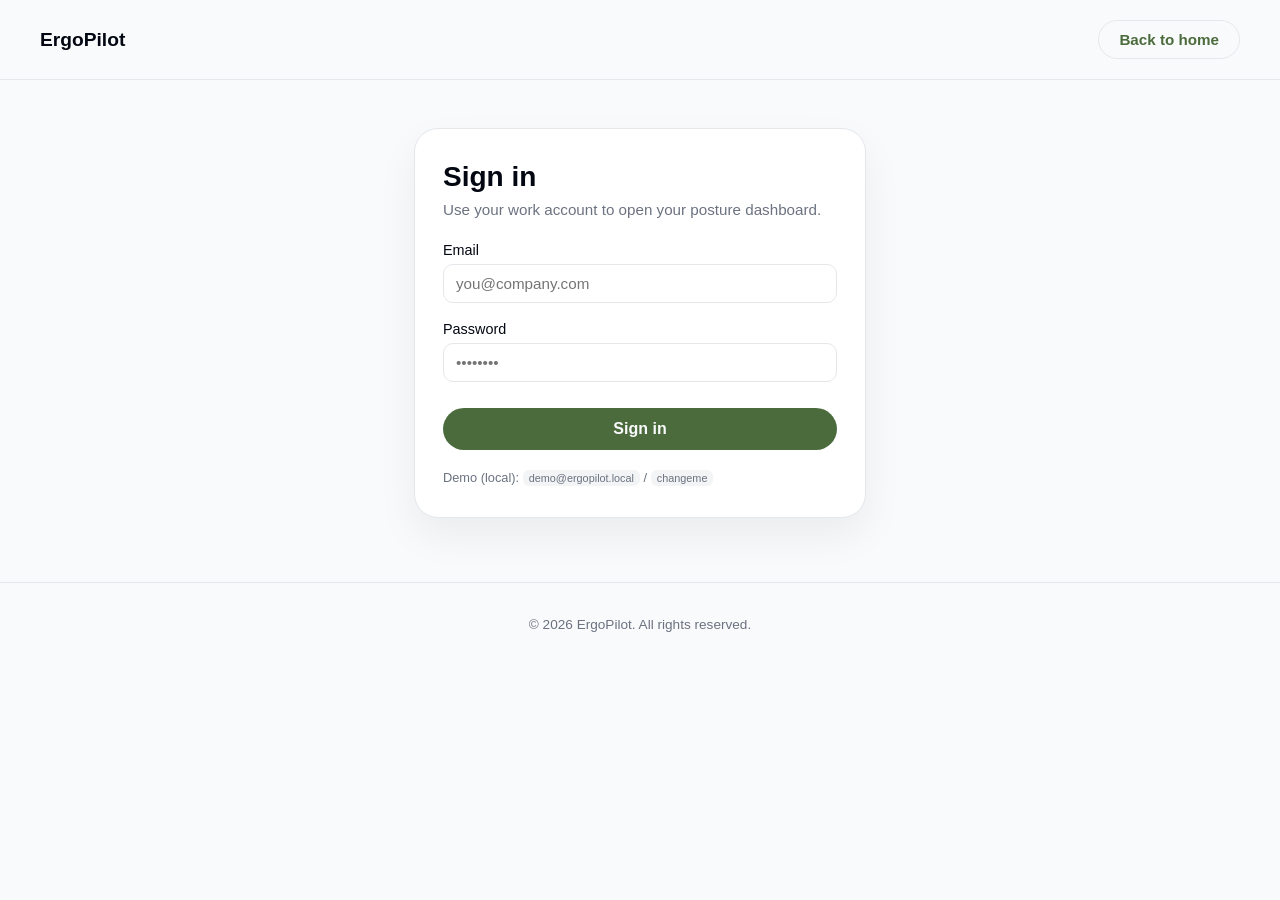
<file: frontend/dashboard.html>
<!doctype html>
<html lang="en">
  <head>
    <meta charset="UTF-8" />
    <meta name="viewport" content="width=device-width, initial-scale=1.0" />
    <title>ErgoPilot – Dashboard</title>
    <link rel="stylesheet" href="./styles.css" />
  </head>
  <body class="dashboard-body">
    <header class="landing-nav">
      <div class="landing-nav-left">
        <a href="./landing.html" class="landing-logo">ErgoPilot</a>
        <nav class="landing-nav-links" aria-label="Main">
        </nav>
      </div>
      <div class="landing-nav-cta">
        <button type="button" id="dashboard-sign-out" class="dashboard-sign-out-btn">
          Sign out
        </button>
      </div>
    </header>

    <main class="dashboard-shell">
      <header class="dashboard-header">
        <div class="dashboard-title-block">
          <h1 id="dashboard-welcome">Welcome</h1>
          <p id="dashboard-period-label">Posture insights for the past 7 days.</p>
        </div>
        <div class="dashboard-header-actions">
          <div class="dashboard-period">
            <label for="time-range-select">Time range</label>
            <select id="time-range-select">
              <option value="7">Past 7 days</option>
              <option value="30">Past 30 days</option>
              <option value="90">Past 90 days</option>
            </select>
            <a href="./index.html" class="dashboard-start-btn">Start New Recording Session</a>
          </div>
        </div>
      </header>

      <section class="dashboard-metrics">
        <article class="metric-card" id="rula-card">
          <h2>Average RULA Score</h2>
          <div class="metric-card-value" id="rula-average">3.46</div>
          <p>
            Placeholder description for what this score means and how to interpret
            it for overall posture quality.
          </p>
        </article>
        <article class="metric-card" id="reba-card">
          <h2>Average REBA Score</h2>
          <div class="metric-card-value" id="reba-average">6.28</div>
          <p>
            Placeholder description for what this score means and whether posture
            may require closer review or adjustment.
          </p>
        </article>
      </section>

      <section class="dashboard-main-grid">
        <article class="dashboard-section">
          <h2>Areas for Improvement</h2>
          <p>
            Use this space to summarize common posture issues detected across
            sessions, such as frequent forward flexion or twisting during lifts.
          </p>
          <p>
            In a future version, this section can be powered by an LLM that
            reviews clips and generates a short, worker-friendly summary of what to
            focus on.
          </p>
        </article>

        <aside class="dashboard-section">
          <h2>Recent Risk Clips</h2>
          <p>
            A scrollable gallery of video clips where posture was flagged as
            higher risk will appear here.
          </p>
          <div class="dashboard-clips-placeholder">
            &lt;Scrollable videos here – connect to recorded risk clips from the
            recording page.&gt;
          </div>
        </aside>
      </section>
    </main>

    <script src="./auth.js"></script>
    <script>
      (function () {
        var auth = window.ErgoPilotAuth;
        if (!auth.getAccessToken()) {
          auth.redirectToSignIn("dashboard.html");
          return;
        }

        var welcomeEl = document.getElementById("dashboard-welcome");
        var signOutBtn = document.getElementById("dashboard-sign-out");
        var base = auth.getApiBaseUrl();

        function loadProfile() {
          return fetch(base + "/api/auth/me", {
            headers: Object.assign({ Accept: "application/json" }, auth.authHeaders())
          }).then(function (res) {
            if (res.status === 401) {
              auth.clearSession();
              auth.redirectToSignIn("dashboard.html");
              return null;
            }
            if (!res.ok) {
              welcomeEl.textContent = "Welcome";
              return null;
            }
            return res.json();
          });
        }

        loadProfile()
          .then(function (user) {
            if (user && user.display_name) {
              welcomeEl.textContent = "Welcome, " + user.display_name;
            } else if (user && user.email) {
              welcomeEl.textContent = "Welcome, " + user.email;
            }
          })
          .catch(function () {
            welcomeEl.textContent = "Welcome";
          });

        signOutBtn.addEventListener("click", function () {
          auth.clearSession();
          window.location.href = "./signin.html";
        });

        var select = document.getElementById("time-range-select");
        var label = document.getElementById("dashboard-period-label");
        var rula = document.getElementById("rula-average");
        var reba = document.getElementById("reba-average");

        var presets = {
          "7": { label: "past 7 days", rula: "3.46", reba: "6.28" },
          "30": { label: "past 30 days", rula: "3.62", reba: "6.01" },
          "90": { label: "past 90 days", rula: "3.80", reba: "5.74" }
        };

        function updateForRange(value) {
          var preset = presets[value] || presets["7"];
          label.textContent = "Posture insights for the " + preset.label + ".";
          rula.textContent = preset.rula;
          reba.textContent = preset.reba;
        }

        select.addEventListener("change", function () {
          updateForRange(select.value);
        });

        updateForRange(select.value);
      })();
    </script>
  </body>
</html>
</file>
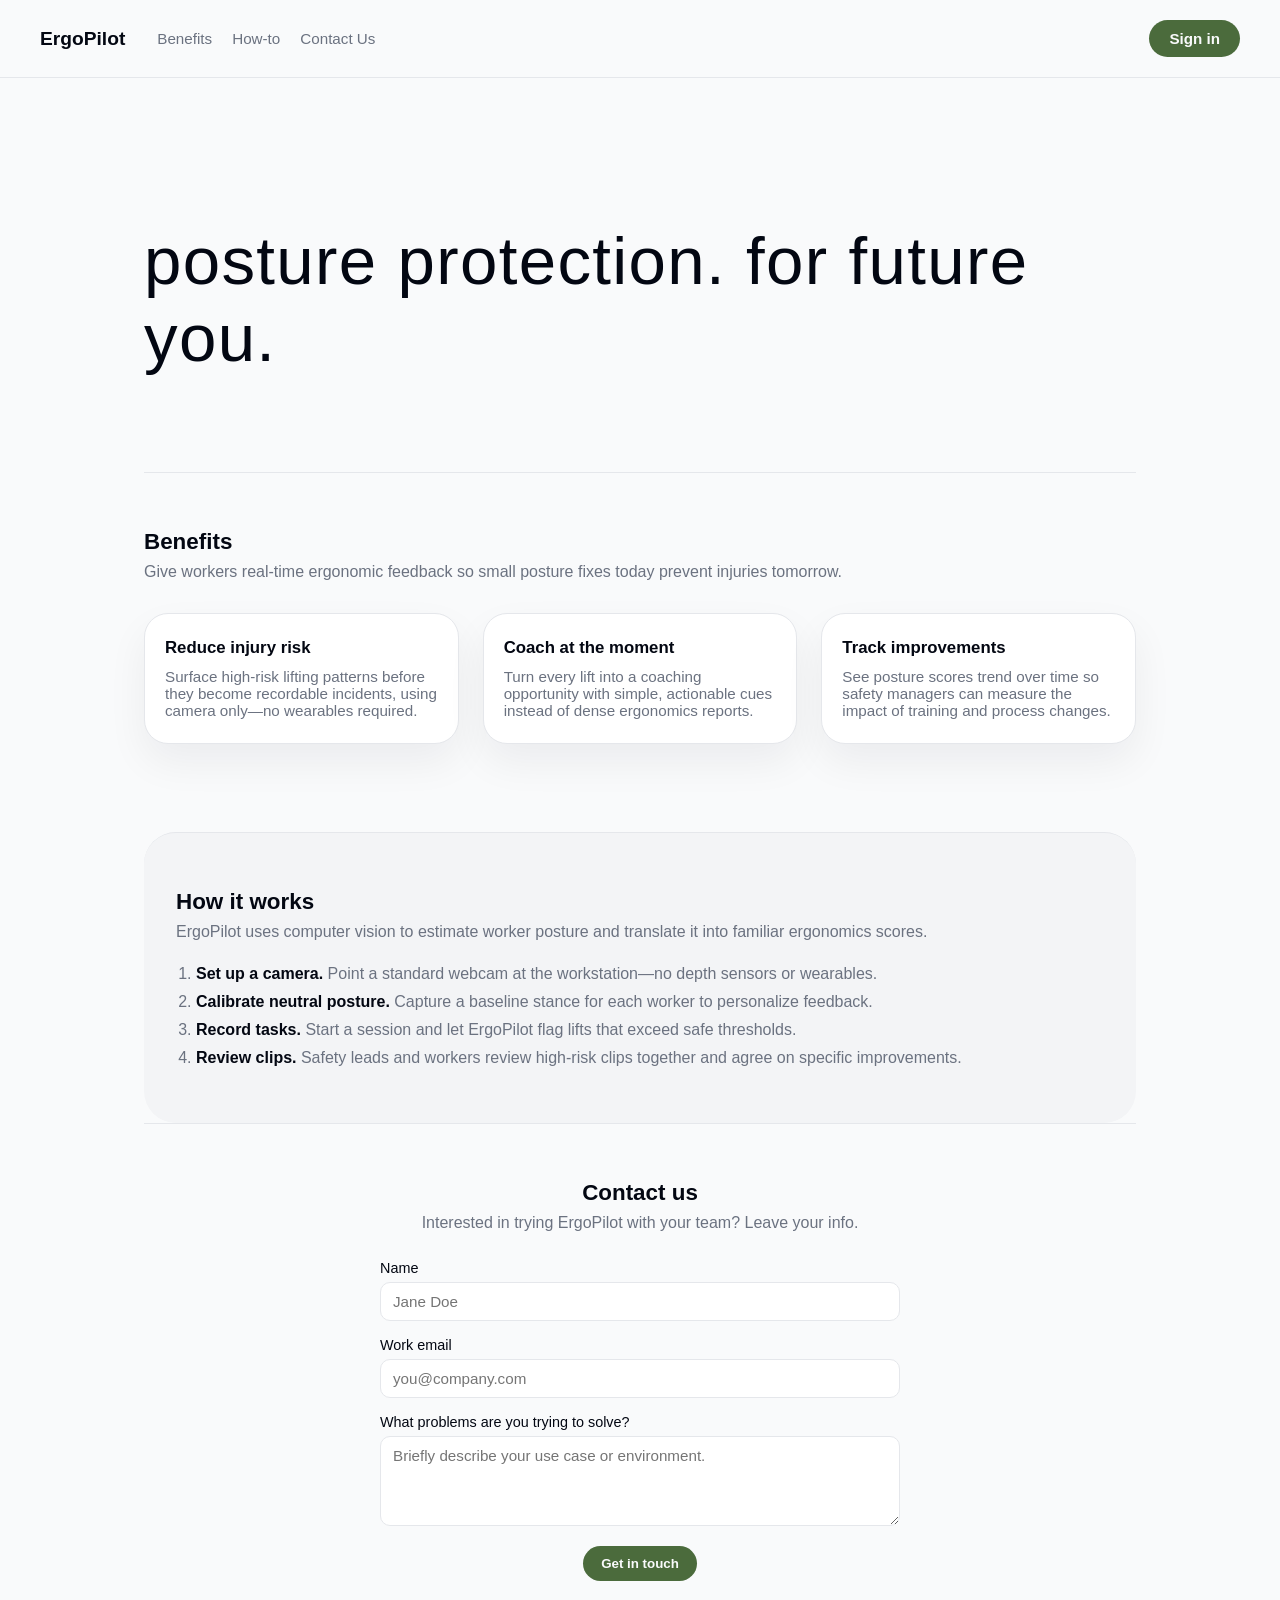
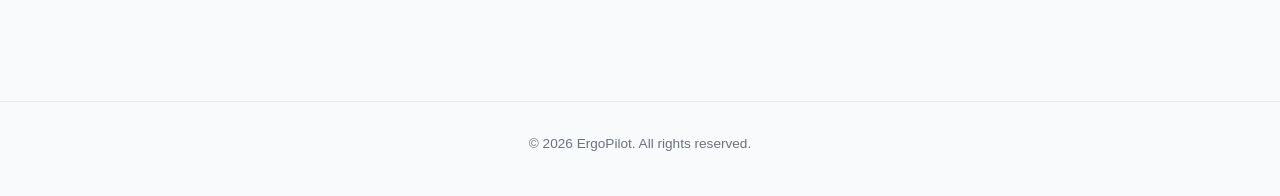
<file: frontend/landing.html>
<!doctype html>
<html lang="en" id="top">
  <head>
    <meta charset="UTF-8" />
    <meta name="viewport" content="width=device-width, initial-scale=1.0" />
    <title>ErgoPilot – Posture Protection</title>
    <link rel="stylesheet" href="./styles.css" />
  </head>
  <body class="landing-body">
    <header class="landing-nav">
      <div class="landing-nav-left">
        <a href="#top" class="landing-logo">ErgoPilot</a>
        <nav class="landing-nav-links">
          <a href="#benefits">Benefits</a>
          <a href="#how-to">How-to</a>
          <a href="#contact">Contact Us</a>
        </nav>
      </div>
      <div class="landing-nav-cta">
        <a id="landing-auth-link" href="./signin.html" class="landing-signin-btn">Sign in</a>
      </div>
    </header>

    <main class="landing-main">
      <section class="landing-hero">
        <p class="landing-tagline">posture protection. for future you.</p>
      </section>

      <section id="benefits" class="landing-section">
        <header class="landing-section-header">
          <h2>Benefits</h2>
          <p>
            Give workers real-time ergonomic feedback so small posture fixes today prevent injuries tomorrow.
          </p>
        </header>
        <div class="landing-card-grid">
          <article class="landing-card">
            <h3>Reduce injury risk</h3>
            <p>
              Surface high‑risk lifting patterns before they become recordable
              incidents, using camera only—no wearables required.
            </p>
          </article>
          <article class="landing-card">
            <h3>Coach at the moment</h3>
            <p>
              Turn every lift into a coaching opportunity with simple, actionable
              cues instead of dense ergonomics reports.
            </p>
          </article>
          <article class="landing-card">
            <h3>Track improvements</h3>
            <p>
              See posture scores trend over time so safety managers can measure the
              impact of training and process changes.
            </p>
          </article>
        </div>
      </section>

      <section id="how-to" class="landing-section landing-section-alt">
        <header class="landing-section-header">
          <h2>How it works</h2>
          <p>
            ErgoPilot uses computer vision to estimate worker posture and translate it into familiar ergonomics scores.
          </p>
        </header>
        <ol class="landing-steps">
          <li>
            <strong>Set up a camera.</strong>
            Point a standard webcam at the workstation—no depth sensors or wearables.
          </li>
          <li>
            <strong>Calibrate neutral posture.</strong>
            Capture a baseline stance for each worker to personalize feedback.
          </li>
          <li>
            <strong>Record tasks.</strong>
            Start a session and let ErgoPilot flag lifts that exceed safe thresholds.
          </li>
          <li>
            <strong>Review clips.</strong>
            Safety leads and workers review high‑risk clips together and agree on
            specific improvements.
          </li>
        </ol>
      </section>

      <section id="contact" class="landing-section">
        <header class="landing-section-header">
          <h2>Contact us</h2>
          <p>Interested in trying ErgoPilot with your team? Leave your info.</p>
        </header>
        <form class="landing-contact-form">
          <div class="landing-field">
            <label for="contact-name">Name</label>
            <input id="contact-name" type="text" placeholder="Jane Doe" />
          </div>
          <div class="landing-field">
            <label for="contact-email">Work email</label>
            <input id="contact-email" type="email" placeholder="you@company.com" />
          </div>
          <div class="landing-field">
            <label for="contact-message">What problems are you trying to solve?</label>
            <textarea
              id="contact-message"
              rows="4"
              placeholder="Briefly describe your use case or environment."
            ></textarea>
          </div>
          <button type="submit" class="landing-primary-btn">Get in touch</button>
        </form>
      </section>
    </main>

    <footer class="landing-footer">
      <p>© <span id="landing-year"></span> ErgoPilot. All rights reserved.</p>
    </footer>

    <script src="./auth.js"></script>
    <script>
      // Set current year in footer
      document.getElementById("landing-year").textContent = new Date().getFullYear();

      // Swap nav CTA when a user already has a session token.
      (function () {
        var auth = window.ErgoPilotAuth;
        var cta = document.getElementById("landing-auth-link");
        if (!auth || !cta) return;
        if (auth.getAccessToken()) {
          cta.textContent = "Dashboard";
          cta.setAttribute("href", "./dashboard.html");
        }
      })();
    </script>
  </body>
</html>
</file>
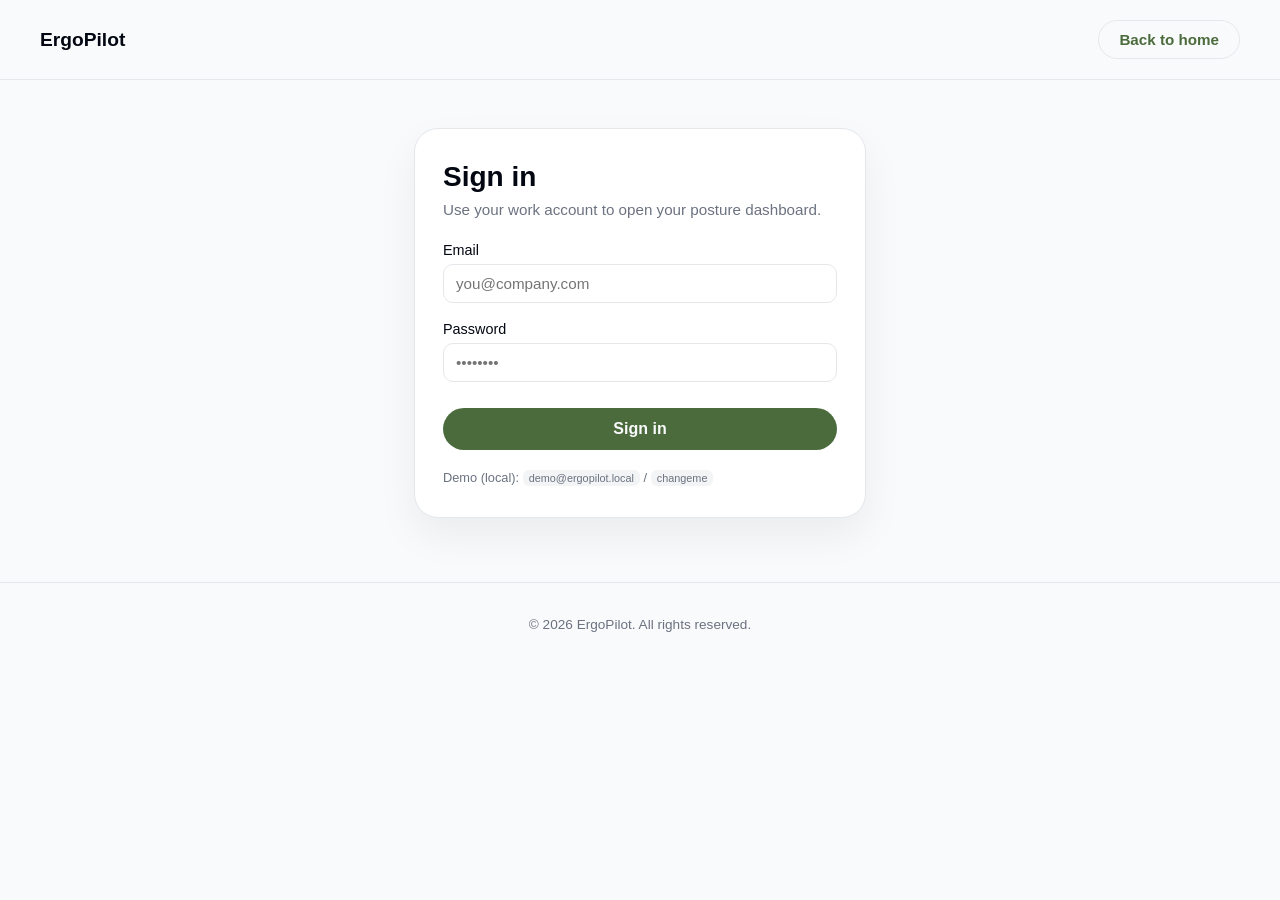
<file: frontend/signin.html>
<!doctype html>
<html lang="en">
  <head>
    <meta charset="UTF-8" />
    <meta name="viewport" content="width=device-width, initial-scale=1.0" />
    <title>ErgoPilot – Sign in</title>
    <link rel="stylesheet" href="./styles.css" />
  </head>
  <body class="landing-body">
    <header class="landing-nav">
      <div class="landing-nav-left">
        <a href="./landing.html" class="landing-logo">ErgoPilot</a>
        <nav class="landing-nav-links">
        </nav>
      </div>
      <div class="landing-nav-cta">
        <span class="nav-current" aria-current="page"></span>
        <a href="./landing.html" class="landing-signin-btn landing-signin-btn--ghost">Back to home</a>
      </div>
    </header>

    <main class="signin-main">
      <section class="signin-card" aria-labelledby="signin-heading">
        <h1 id="signin-heading">Sign in</h1>
        <p class="signin-lead">Use your work account to open your posture dashboard.</p>

        <form id="signin-form" class="signin-form" novalidate>
          <div class="signin-field">
            <label for="signin-email">Email</label>
            <input
              id="signin-email"
              name="email"
              type="email"
              autocomplete="username"
              required
              placeholder="you@company.com"
            />
            <p id="signin-email-error" class="signin-field-error" role="alert" hidden></p>
          </div>
          <div class="signin-field">
            <label for="signin-password">Password</label>
            <input
              id="signin-password"
              name="password"
              type="password"
              autocomplete="current-password"
              required
              minlength="8"
              maxlength="256"
              placeholder="••••••••"
            />
            <p id="signin-password-error" class="signin-field-error" role="alert" hidden></p>
          </div>
          <p id="signin-form-error" class="signin-banner-error" role="alert" hidden></p>
          <button type="submit" id="signin-submit" class="signin-submit">Sign in</button>
        </form>

        <p class="signin-hint">
          Demo (local): <code>demo@ergopilot.local</code> / <code>changeme</code>
        </p>
      </section>
    </main>

    <footer class="landing-footer">
      <p>© <span id="signin-year"></span> ErgoPilot. All rights reserved.</p>
    </footer>

    <script src="./auth.js"></script>
    <script>
      (function () {
        if (window.ErgoPilotAuth && window.ErgoPilotAuth.getAccessToken()) {
          window.location.replace("./dashboard.html");
          return;
        }

        document.getElementById("signin-year").textContent = new Date().getFullYear();

        var form = document.getElementById("signin-form");
        var emailEl = document.getElementById("signin-email");
        var passwordEl = document.getElementById("signin-password");
        var submitBtn = document.getElementById("signin-submit");
        var formError = document.getElementById("signin-form-error");
        var emailError = document.getElementById("signin-email-error");
        var passwordError = document.getElementById("signin-password-error");

        function clearErrors() {
          formError.hidden = true;
          formError.textContent = "";
          emailError.hidden = true;
          emailError.textContent = "";
          passwordError.hidden = true;
          passwordError.textContent = "";
          emailEl.removeAttribute("aria-invalid");
          passwordEl.removeAttribute("aria-invalid");
        }

        function setLoading(loading) {
          submitBtn.disabled = loading;
          submitBtn.setAttribute("aria-busy", loading ? "true" : "false");
          submitBtn.textContent = loading ? "Signing in…" : "Sign in";
        }

        function validateClient() {
          clearErrors();
          var ok = true;
          var email = emailEl.value.trim();
          if (!email) {
            emailError.textContent = "Enter your email.";
            emailError.hidden = false;
            emailEl.setAttribute("aria-invalid", "true");
            ok = false;
          } else if (!emailEl.validity.valid) {
            emailError.textContent = "Enter a valid email address.";
            emailError.hidden = false;
            emailEl.setAttribute("aria-invalid", "true");
            ok = false;
          }
          var pw = passwordEl.value;
          if (!pw) {
            passwordError.textContent = "Enter your password.";
            passwordError.hidden = false;
            passwordEl.setAttribute("aria-invalid", "true");
            ok = false;
          } else if (pw.length < 8) {
            passwordError.textContent = "Password must be at least 8 characters.";
            passwordError.hidden = false;
            passwordEl.setAttribute("aria-invalid", "true");
            ok = false;
          }
          return ok;
        }

        var params = new URLSearchParams(window.location.search);
        var nextRaw = params.get("next");

        form.addEventListener("submit", function (e) {
          e.preventDefault();
          if (!validateClient()) {
            return;
          }
          clearErrors();
          setLoading(true);

          var base = window.ErgoPilotAuth.getApiBaseUrl();
          var body = JSON.stringify({
            email: emailEl.value.trim(),
            password: passwordEl.value
          });

          function formatApiError(data) {
            if (!data || data.detail == null) {
              return "Could not sign in.";
            }
            if (typeof data.detail === "string") {
              return data.detail;
            }
            if (Array.isArray(data.detail) && data.detail.length) {
              return data.detail
                .map(function (d) {
                  return d.msg || "";
                })
                .filter(Boolean)
                .join(" ");
            }
            return "Could not sign in.";
          }

          fetch(base + "/api/auth/login", {
            method: "POST",
            headers: { "Content-Type": "application/json" },
            body: body
          })
            .then(function (res) {
              return res.text().then(function (text) {
                var data = {};
                if (text) {
                  try {
                    data = JSON.parse(text);
                  } catch (_) {
                    data = {};
                  }
                }
                return { ok: res.ok, status: res.status, data: data };
              });
            })
            .then(function (result) {
              if (!result.ok) {
                throw new Error(formatApiError(result.data));
              }
              var token = result.data && result.data.access_token;
              if (!token) {
                throw new Error("Invalid response from server.");
              }
              window.ErgoPilotAuth.setAccessToken(token);
              window.location.href = window.ErgoPilotAuth.safeNextPath(nextRaw);
            })
            .catch(function (err) {
              var message =
                err && err.message
                  ? err.message
                  : "Something went wrong. Check your connection and try again.";
              if (message === "Failed to fetch" || message === "NetworkError when attempting to fetch resource.") {
                message =
                  "Cannot reach the API. Start the backend (port 8000) or set window.__ERGOPILOT_API_BASE__.";
              }
              formError.textContent = message;
              formError.hidden = false;
            })
            .finally(function () {
              setLoading(false);
            });
        });
      })();
    </script>
  </body>
</html>
</file>
<file: frontend/styles.css>
:root {
  color-scheme: light;
  --bg: #f9fafb;
  --panel: #f3faf5;
  --safe: #22c55e;
  --warning: #eab308;
  --danger: #ef4444;
  --text: #030712;

  /* Landing / dashboard palette */
  --landing-bg: #f9fafb;
  --landing-text: #030712;
  --landing-muted: #6b7280;
  --landing-card-bg: #ffffff;
  --landing-border: #e5e7eb;
  --accent: #4b6b3c;
}

html {
  scroll-behavior: smooth;
}

* {
  box-sizing: border-box;
  font-family: Inter, -apple-system, BlinkMacSystemFont, "Segoe UI", sans-serif;
}

body {
  margin: 0;
  color: var(--text);
  background: var(--bg);
}

.app {
  max-width: 1200px;
  margin: 0 auto;
  padding: 16px;
}

.topbar h1 {
  margin: 0;
  font-size: 1.6rem;
}

.topbar p {
  margin: 4px 0 0;
  opacity: 0.8;
}

.content {
  display: grid;
  grid-template-columns: 2fr 1fr;
  gap: 16px;
  margin-top: 16px;
  align-items: start;
}

.camera-shell {
  position: relative;
  border-radius: 14px;
  overflow: hidden;
  background: #e3f3ea;
  min-height: 540px;
  height: 540px;
}

.input-video,
.output-canvas {
  position: absolute;
  inset: 0;
  width: 100%;
  height: 100%;
  object-fit: cover;
}

.status-pill {
  position: absolute;
  top: 14px;
  left: 14px;
  padding: 10px 14px;
  border-radius: 999px;
  font-weight: 700;
  font-size: 0.8rem;
  letter-spacing: 0.06em;
}

.status-pill.safe {
  background: color-mix(in srgb, var(--safe), #111 35%);
}

.status-pill.warning {
  background: color-mix(in srgb, var(--warning), #111 30%);
  color: #111;
}

.status-pill.danger {
  background: color-mix(in srgb, var(--danger), #111 25%);
}

.status-pill--hidden {
  display: none !important;
}

.countdown-overlay {
  position: absolute;
  inset: 0;
  z-index: 4;
  display: flex;
  flex-direction: column;
  align-items: center;
  justify-content: center;
  background: rgba(2, 6, 23, 0.45);
  color: #f8fafc;
  text-align: center;
  pointer-events: none;
}

.countdown-value {
  font-size: clamp(3rem, 9vw, 5rem);
  font-weight: 800;
  line-height: 1;
}

.countdown-text {
  margin: 10px 0 0;
  font-size: 0.95rem;
  font-weight: 600;
  letter-spacing: 0.02em;
}

.panel {
  background: var(--panel);
  border-radius: 14px;
  padding: 14px;
}

.recording-guide {
  margin-bottom: 12px;
  padding: 10px 12px;
  border-radius: 10px;
  border: 1px solid #c8e3d2;
  background: #e6f5ee;
}

.recording-guide-head {
  display: flex;
  align-items: center;
  justify-content: space-between;
  gap: 8px;
}

.recording-guide h2 {
  margin: 0;
  font-size: 0.95rem;
}

.recording-guide-list {
  margin: 8px 0 0;
  padding-left: 18px;
  font-size: 0.85rem;
  color: #1f2937;
}

.recording-guide-list li + li {
  margin-top: 4px;
}

.help-icon {
  display: inline-flex;
  align-items: center;
  justify-content: center;
  width: 18px;
  height: 18px;
  border-radius: 50%;
  border: 1px solid #9ca3af;
  color: #374151;
  font-size: 0.72rem;
  font-weight: 700;
  cursor: help;
  background: #ffffff;
  line-height: 1;
}

.help-icon--inline {
  margin-left: 4px;
  vertical-align: middle;
}

.advanced-inputs {
  margin-top: 10px;
  border: 1px solid #c8e3d2;
  border-radius: 10px;
  background: #e6f5ee;
  padding: 8px 10px;
}

.advanced-inputs summary {
  cursor: pointer;
  font-size: 0.9rem;
  font-weight: 600;
  color: #1f2937;
}

.advanced-inputs-note {
  margin: 8px 0 4px;
  font-size: 0.82rem;
  color: #4b5563;
}

.controls {
  display: flex;
  gap: 8px;
  flex-wrap: wrap;
}

button {
  border: 0;
  border-radius: 10px;
  padding: 10px 12px;
  font-weight: 600;
  background: #374151;
  color: var(--text);
  cursor: pointer;
}

button:hover {
  filter: brightness(1.15);
}

.metrics {
  display: grid;
  grid-template-columns: 1fr 1fr;
  gap: 8px;
  margin: 14px 0;
}

.metric {
  background: #e0f2e9;
  border-radius: 10px;
  padding: 10px;
  display: flex;
  justify-content: space-between;
  align-items: center;
}

.metric span {
  opacity: 0.85;
}

.field {
  margin-top: 10px;
}

.field label {
  display: block;
  margin-bottom: 4px;
}

.field input {
  width: 100%;
  padding: 8px;
  border-radius: 8px;
  border: 1px solid #4b5563;
  background: #111827;
  color: var(--text);
}

/* Recording page primary controls in accent green */

#start-btn,
#calibrate-btn,
#load-kg,
#freq,
#max-clips,
#refresh-clips-btn,
#clear-all-data-btn,
#dashboard-clear-all-btn {
  background: var(--accent);
  color: #ffffff;
  border-color: var(--accent);
}

.notes {
  margin-top: 14px;
  min-height: 3rem;
  opacity: 0.9;
}

.clips {
  margin-top: 16px;
  border-top: 1px solid #d1e7d8;
  padding-top: 12px;
}

.clips-head {
  display: flex;
  justify-content: space-between;
  align-items: center;
  gap: 8px;
}

.clip-toolbar {
  display: flex;
  align-items: center;
  gap: 8px;
}

.clips-head h2 {
  margin: 0;
  font-size: 1rem;
}

.clips-list {
  margin-top: 10px;
  max-height: 260px;
  overflow: auto;
  display: grid;
  gap: 8px;
}

.clip-item {
  background: #e6f5ee;
  border: 1px solid #c8e3d2;
  border-radius: 10px;
  padding: 8px;
}

.clip-meta {
  font-size: 0.8rem;
  opacity: 0.9;
  margin-bottom: 6px;
}

.clip-item video {
  width: 100%;
  border-radius: 8px;
  margin-bottom: 6px;
}

.clip-actions {
  display: flex;
  justify-content: flex-end;
  gap: 8px;
  align-items: center;
}

.clip-actions a {
  color: #93c5fd;
  text-decoration: none;
  font-size: 0.85rem;
}

.clip-delete-btn {
  border: 1px solid #fca5a5;
  background: #fff1f2;
  color: #9f1239;
  border-radius: 8px;
  padding: 6px 10px;
  font-size: 0.8rem;
  font-weight: 600;
}

.clip-empty {
  margin: 4px 0;
  opacity: 0.8;
}

@media (max-width: 980px) {
  .content {
    grid-template-columns: 1fr;
  }
  .camera-shell {
    min-height: 460px;
    height: 460px;
  }
}

/* Landing page */

.landing-body {
  background: var(--landing-bg);
  color: var(--landing-text);
}

.landing-nav {
  position: sticky;
  top: 0;
  z-index: 20;
  display: flex;
  align-items: center;
  justify-content: space-between;
  padding: 20px 40px;
  background: rgba(249, 250, 251, 0.96);
  backdrop-filter: blur(12px);
  border-bottom: 1px solid var(--landing-border);
}

.landing-nav-left {
  display: flex;
  align-items: center;
  gap: 32px;
}

.landing-logo {
  font-weight: 700;
  font-size: 1.2rem;
  text-decoration: none;
  color: var(--landing-text);
}

.landing-nav-links {
  display: flex;
  align-items: center;
  gap: 20px;
  font-size: 0.95rem;
}

.landing-nav-links a {
  text-decoration: none;
  color: var(--landing-muted);
}

.landing-nav-links a:hover {
  color: var(--landing-text);
}

.landing-nav-links .nav-current {
  color: var(--landing-text);
  font-weight: 700;
  font-size: 0.95rem;
}

.landing-nav-cta {
  display: flex;
  align-items: center;
  flex-wrap: wrap;
  justify-content: flex-end;
  gap: 12px 18px;
}

.landing-nav-secondary {
  padding: 8px 6px;
  text-decoration: none;
  color: var(--landing-muted);
  font-size: 0.95rem;
  font-weight: 600;
  white-space: nowrap;
}

.landing-nav-secondary:hover {
  color: var(--landing-text);
}

.landing-signin-btn {
  padding: 10px 20px;
  border-radius: 999px;
  background: var(--accent);
  color: #f9fafb;
  text-decoration: none;
  font-size: 0.95rem;
  font-weight: 600;
}

.landing-signin-btn--ghost {
  background: transparent;
  color: var(--accent);
  border: 1px solid var(--landing-border);
}

.landing-main {
  max-width: 1040px;
  margin: 0 auto;
  padding: 80px 24px 64px;
}

.landing-hero {
  padding: 64px 0 96px;
}

.landing-tagline {
  font-size: clamp(2.5rem, 6vw, 4.2rem);
  letter-spacing: 0.02em;
  margin: 0;
}

.landing-section {
  padding: 56px 0;
  border-top: 1px solid var(--landing-border);
}

.landing-section-alt {
  background: #f3f4f6;
  border-radius: 32px;
  padding-inline: 32px;
  margin-top: 32px;
}

.landing-section-header h2 {
  margin: 0 0 8px;
  font-size: 1.4rem;
}

.landing-section-header p {
  margin: 0;
  color: var(--landing-muted);
  max-width: none;
}

.landing-card-grid {
  display: grid;
  grid-template-columns: repeat(3, minmax(0, 1fr));
  gap: 24px;
  margin-top: 32px;
}

.landing-card {
  background: var(--landing-card-bg);
  border-radius: 24px;
  padding: 24px 20px;
  border: 1px solid var(--landing-border);
  box-shadow: 0 18px 40px rgba(15, 23, 42, 0.06);
}

.landing-card h3 {
  margin: 0 0 10px;
  font-size: 1.05rem;
}

.landing-card p {
  margin: 0;
  color: var(--landing-muted);
  font-size: 0.95rem;
}

.landing-steps {
  margin: 24px 0 0;
  padding-left: 20px;
  color: var(--landing-muted);
}

.landing-steps li + li {
  margin-top: 10px;
}

.landing-steps strong {
  color: var(--landing-text);
}

.landing-contact-form {
  margin-top: 28px;
  max-width: 520px;
  margin-left: auto;
  margin-right: auto;
}

/* Center the Contact Us section content */
#contact.landing-section {
  text-align: center;
}

#contact.landing-section .landing-section-header p {
  margin-left: auto;
  margin-right: auto;
}

/* Override: keep Contact Us header centered, but form labels left-aligned */
#contact.landing-section .landing-contact-form {
  text-align: left;
}

#contact.landing-section .landing-contact-form .landing-primary-btn {
  display: block;
  text-align: center;
  width: fit-content;
  margin-left: auto;
  margin-right: auto;
}

#contact.landing-section .landing-field label {
  text-align: left;
}

.landing-field {
  margin-bottom: 16px;
}

.landing-field label {
  display: block;
  margin-bottom: 6px;
  font-size: 0.9rem;
}

.landing-field input,
.landing-field textarea {
  width: 100%;
  padding: 10px 12px;
  border-radius: 10px;
  border: 1px solid var(--landing-border);
  font-size: 0.95rem;
}

.landing-field textarea {
  resize: vertical;
}

.landing-primary-btn {
  padding: 10px 18px;
  border-radius: 999px;
  border: none;
  background: var(--accent);
  color: #f9fafb;
  font-weight: 600;
  cursor: pointer;
}

.landing-primary-btn:hover {
  filter: brightness(1.05);
}

.landing-footer {
  padding: 20px 24px 32px;
  text-align: center;
  font-size: 0.85rem;
  color: var(--landing-muted);
  border-top: 1px solid var(--landing-border);
  background: #f9fafb;
}

@media (max-width: 900px) {
  .landing-nav {
    padding-inline: 16px;
  }
  .landing-card-grid {
    grid-template-columns: 1fr;
  }
  .landing-section-alt {
    padding-inline: 20px;
  }
}

/* Dashboard page */

.dashboard-body {
  background: var(--landing-bg);
  color: var(--landing-text);
}

.dashboard-shell {
  max-width: 1120px;
  margin: 0 auto;
  padding: 32px 24px 48px;
}

.dashboard-header {
  display: flex;
  justify-content: space-between;
  align-items: flex-start;
  gap: 24px;
  margin-bottom: 40px;
}

.dashboard-header-actions {
  display: flex;
  flex-direction: column;
  align-items: flex-end;
  gap: 12px;
}

.dashboard-title-block h1 {
  margin: 0 0 8px;
  font-size: 2rem;
}

.dashboard-title-block p {
  margin: 0;
  color: var(--landing-muted);
}

.dashboard-period {
  display: flex;
  align-items: center;
  gap: 12px;
}

.dashboard-period select {
  padding: 8px 10px;
  border-radius: 999px;
  border: 1px solid var(--landing-border);
  background: #ffffff;
  font-size: 0.9rem;
  color: var(--landing-text);
}

.dashboard-period select option {
  color: var(--landing-text);
}

.dashboard-start-btn {
  padding: 10px 20px;
  border-radius: 999px;
  border: none;
  background: var(--accent);
  color: #f9fafb;
  font-weight: 600;
  font-size: 0.95rem;
  cursor: pointer;
  text-decoration: none;
}

.dashboard-sign-out-btn {
  padding: 8px 16px;
  border-radius: 999px;
  border: 1px solid var(--landing-border);
  background: #ffffff;
  color: var(--landing-muted);
  font-weight: 600;
  font-size: 0.85rem;
  cursor: pointer;
}

.dashboard-sign-out-btn:hover {
  color: var(--landing-text);
  border-color: var(--landing-muted);
}

.dashboard-metrics {
  display: grid;
  grid-template-columns: repeat(2, minmax(0, 1fr));
  gap: 24px;
  margin-bottom: 40px;
}

.metric-card {
  background: var(--landing-card-bg);
  border-radius: 28px;
  padding: 28px 24px;
  border: 1px solid var(--landing-border);
  box-shadow: 0 18px 40px rgba(15, 23, 42, 0.06);
}

.metric-card h2 {
  margin: 0 0 16px;
  font-size: 0.95rem;
  text-transform: uppercase;
  letter-spacing: 0.08em;
  color: var(--landing-muted);
}

.metric-card-value {
  font-size: 3rem;
  margin-bottom: 8px;
}

.metric-card p {
  margin: 0;
  color: var(--landing-muted);
  font-size: 0.9rem;
}

.dashboard-main-grid {
  display: grid;
  grid-template-columns: 3fr 2fr;
  gap: 32px;
  align-items: flex-start;
}

.dashboard-section h2 {
  margin: 0 0 8px;
  font-size: 1.1rem;
}

.dashboard-section p {
  margin: 0 0 16px;
  color: var(--landing-muted);
  font-size: 0.95rem;
}

.dashboard-clips-placeholder {
  margin-top: 8px;
  padding: 24px;
  border-radius: 16px;
  border: 1px dashed var(--landing-border);
  color: var(--landing-muted);
  font-size: 0.9rem;
}

.dashboard-clips-list {
  margin-top: 8px;
  max-height: 420px;
  overflow: auto;
  display: grid;
  gap: 10px;
}

/* Sign-in page */

.signin-main {
  max-width: 500px;
  margin: 0 auto;
  padding: 48px 24px 64px;
}

.signin-card {
  background: var(--landing-card-bg);
  border-radius: 24px;
  padding: 32px 28px;
  border: 1px solid var(--landing-border);
  box-shadow: 0 18px 40px rgba(15, 23, 42, 0.06);
}

.signin-card h1 {
  margin: 0 0 8px;
  font-size: 1.75rem;
}

.signin-lead {
  margin: 0 0 24px;
  color: var(--landing-muted);
  font-size: 0.95rem;
}

.signin-form {
  display: flex;
  flex-direction: column;
  gap: 4px;
}

.signin-field {
  margin-bottom: 14px;
}

.signin-field label {
  display: block;
  margin-bottom: 6px;
  font-size: 0.9rem;
}

.signin-field input {
  width: 100%;
  padding: 10px 12px;
  border-radius: 10px;
  border: 1px solid var(--landing-border);
  font-size: 0.95rem;
}

.signin-field input[aria-invalid="true"] {
  border-color: #f97373;
}

.signin-field-error {
  margin: 6px 0 0;
  font-size: 0.8rem;
  color: #b91c1c;
}

.signin-banner-error {
  margin: 8px 0 4px;
  padding: 10px 12px;
  border-radius: 10px;
  background: #fef2f2;
  color: #991b1b;
  font-size: 0.9rem;
}

.signin-submit {
  margin-top: 8px;
  padding: 12px 18px;
  border-radius: 999px;
  border: none;
  background: var(--accent);
  color: #f9fafb;
  font-weight: 600;
  font-size: 1rem;
  cursor: pointer;
}

.signin-submit:hover:not(:disabled) {
  filter: brightness(1.05);
}

.signin-submit:disabled {
  opacity: 0.7;
  cursor: not-allowed;
}

.signin-hint {
  margin: 20px 0 0;
  font-size: 0.8rem;
  color: var(--landing-muted);
}

.signin-hint code {
  font-size: 0.85em;
  background: #f3f4f6;
  padding: 2px 6px;
  border-radius: 6px;
}

@media (max-width: 900px) {
  .dashboard-header {
    flex-direction: column;
    align-items: flex-start;
  }

  .dashboard-header-actions {
    align-items: flex-start;
    width: 100%;
  }
  .dashboard-metrics {
    grid-template-columns: 1fr;
  }
  .dashboard-main-grid {
    grid-template-columns: 1fr;
  }
}
</file>
